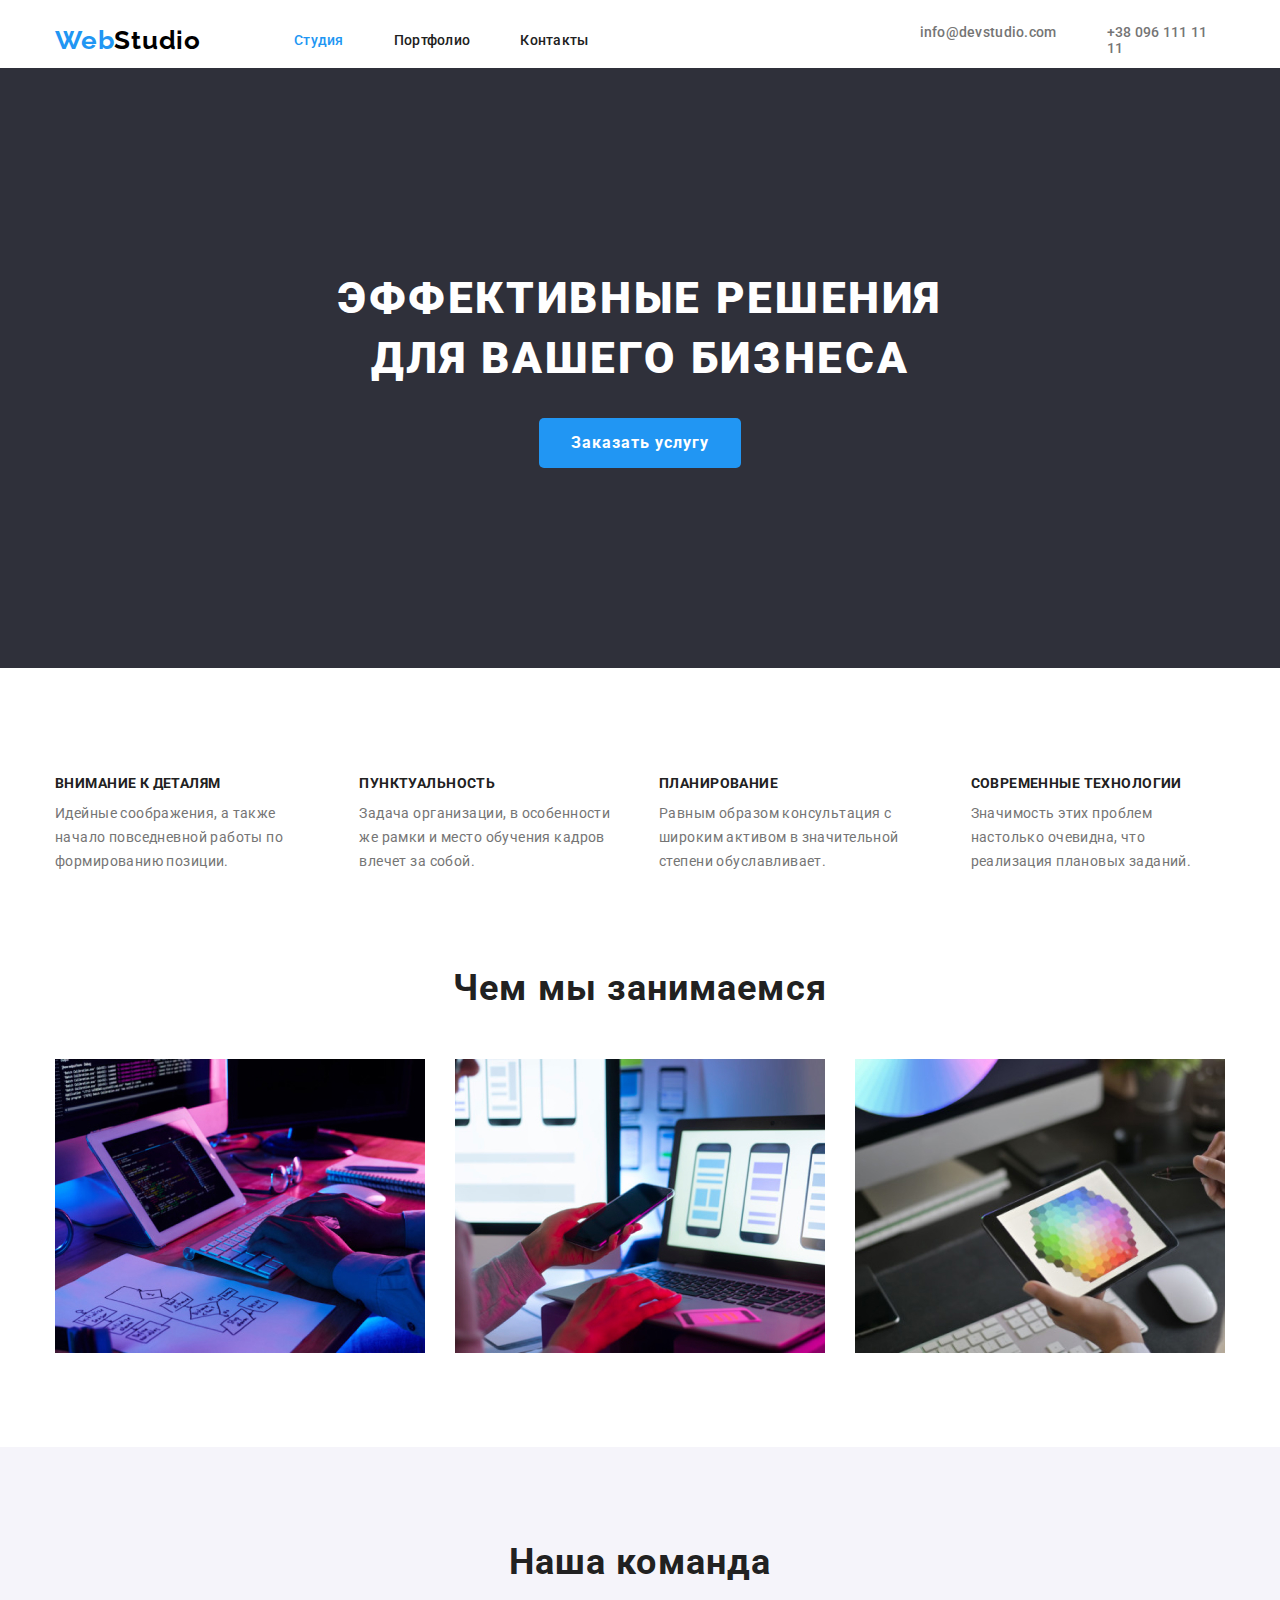
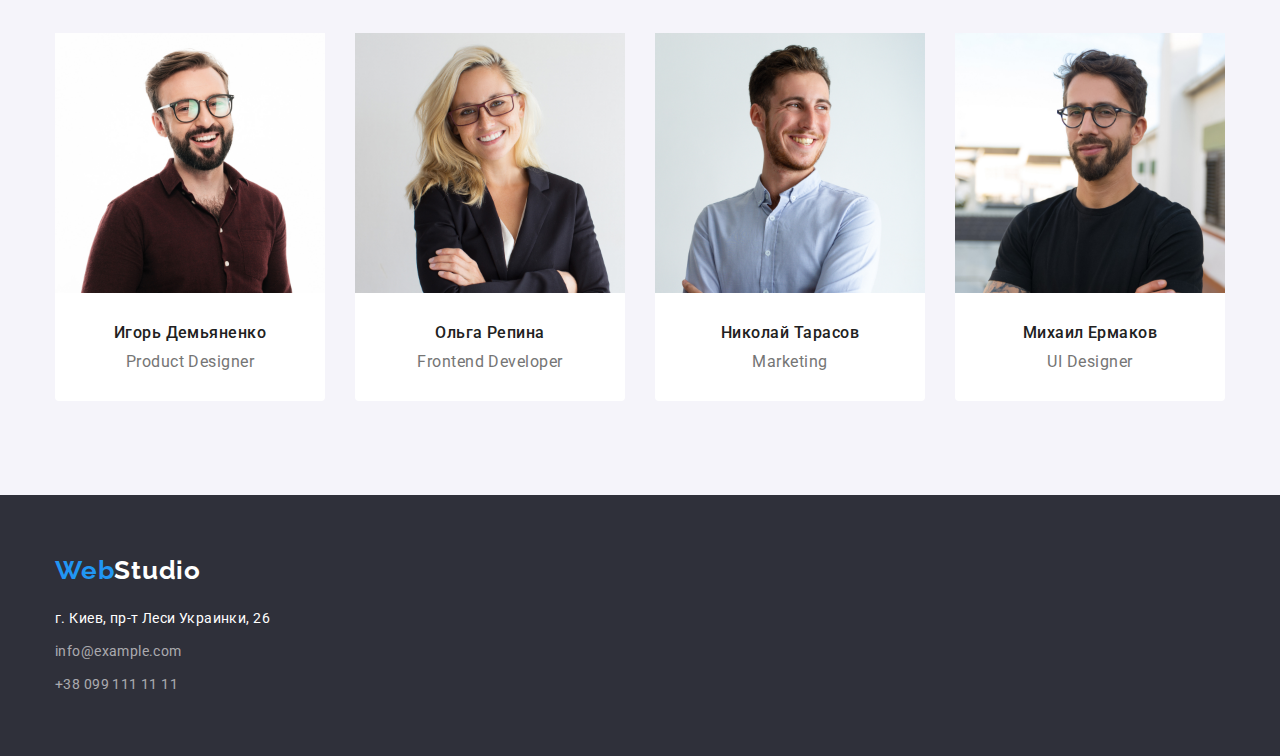
<file: index.html>
<!DOCTYPE html>
<html lang="ru">
  <head>
    <meta charset="UTF-8" />
    <meta name="viewport" content="width=device-width, initial-scale=1.0" />
    <title>Студия</title>
    <link rel="preconnect" href="https://fonts.gstatic.com" />
    <link
      href="https://fonts.googleapis.com/css2?family=Raleway:wght@400;700&family=Roboto:wght@400;500;700;900&display=swap"
      rel="stylesheet"
    />
    <link rel="stylesheet" href="./css/modern-normalize.css" />
    <link rel="stylesheet" href="./css/styles.css" />
  </head>
  <body>
    <!-- навигация в верху страницы-->
    <header>
      <div class="container">
        <nav class="nav-logo">
          <a href="./index.html" class="logo-link"
            ><span class="logo-link-part">Web</span>Studio</a
          >
          <ul class="nav-header">
            <li><a href="" class="nav-header-item current">Студия</a></li>
            <li>
              <a href="./portfolio.html" class="nav-header-item">Портфолио</a>
            </li>
            <li><a href="" class="nav-header-item">Контакты</a></li>
          </ul>
          <ul class="header-contacts">
            <li>
              <a href="mailto:info@devstudio.com" class="header-contacts-item"
                >info@devstudio.com</a
              >
            </li>
            <li>
              <a href="tel:+380961111111" class="header-contacts-item"
                >+38 096 111 11 11</a
              >
            </li>
          </ul>
        </nav>
      </div>
    </header>

    <main>
      <!-- заказать услугу -->
      <section class="tagline-section">
        <div class="container">
          <h1 class="tagline-section-title">
            Эффективные решения для вашего бизнеса
          </h1>
          <a href="" class="tagline-section-order">Заказать услугу</a>
        </div>
      </section>

      <!-- особенности (Наши преимущества) -->
      <section class="container advantages-section">
        <h2 class="visually-hidden">Наши преимущества</h2>
        <ul class="advantages-section-list">
          <li>
            <h3 class="advantages-section-title">Внимание к деталям</h3>
            <p class="advantages-section-text">
              Идейные соображения, а также начало повседневной работы по
              формированию позиции.
            </p>
          </li>
          <li>
            <h3 class="advantages-section-title">Пунктуальность</h3>
            <p class="advantages-section-text">
              Задача организации, в особенности же рамки и место обучения кадров
              влечет за собой.
            </p>
          </li>
          <li>
            <h3 class="advantages-section-title">Планирование</h3>
            <p class="advantages-section-text">
              Равным образом консультация с широким активом в значительной
              степени обуславливает.
            </p>
          </li>
          <li>
            <h3 class="advantages-section-title">Современные технологии</h3>
            <p class="advantages-section-text">
              Значимость этих проблем настолько очевидна, что реализация
              плановых заданий.
            </p>
          </li>
        </ul>
      </section>

      <!-- чем мы занимаемся -->
      <section class="busy-section container">
        <h2 class="section-title">Чем мы занимаемся</h2>
        <ul class="busy-section-list">
          <li>
            <img src="./images/pc-graph.jpg" alt="Разработка" width="370" />
          </li>
          <li>
            <img src="./images/mob-pc.jpg" alt="Приложения" width="370" />
          </li>
          <li>
            <img src="./images/pocket-color.jpg" alt="Дизайн" width="370" />
          </li>
        </ul>
      </section>

      <!-- наша команда -->
      <section class="team-section">
        <div class="container">
          <h2 class="section-title">Наша команда</h2>
          <ul>
            <li class="team-section-item">
              <img
                src="./images/idemyanenko.jpg"
                alt="Игорь Демьяненко"
                width="270"
              />
              <div class="team-section-text">
                <h3 class="team-section-name">Игорь Демьяненко</h3>
                <p class="team-section-position">Product Designer</p>
              </div>
            </li>
            <li class="team-section-item">
              <img src="./images/orepina.jpg" alt="Ольга Репина" width="270" />
              <div class="team-section-text">
                <h3 class="team-section-name">Ольга Репина</h3>
                <p class="team-section-position">Frontend Developer</p>
              </div>
            </li>
            <li class="team-section-item">
              <img
                src="./images/ntarasov.jpg"
                alt="Николай Тарасов"
                width="270"
              />
              <div class="team-section-text">
                <h3 class="team-section-name">Николай Тарасов</h3>
                <p class="team-section-position">Marketing</p>
              </div>
            </li>
            <li class="team-section-item">
              <img
                src="./images/mermakov.jpg"
                alt="Михаил Ермаков"
                width="270"
              />
              <div class="team-section-text">
                <h3 class="team-section-name">Михаил Ермаков</h3>
                <p class="team-section-position">UI Designer</p>
              </div>
            </li>
          </ul>
        </div>
      </section>
    </main>

    <!-- footer -->
    <footer class="footer">
      <div class="container">
        <a href="./index.html" class="logo-link-footer"
          ><span class="logo-link-part">Web</span>Studio</a
        >
        <address class="footer-address">
          <p class="footer-location-text">г. Киев, пр-т Леси Украинки, 26</p>
          <a href="mailto:info@example.com" class="footer-contacts"
            >info@example.com</a
          >
          <a href="tel:+380991111111" class="footer-contacts"
            >+38 099 111 11 11</a
          >
        </address>
      </div>
    </footer>
  </body>
</html>
</file>
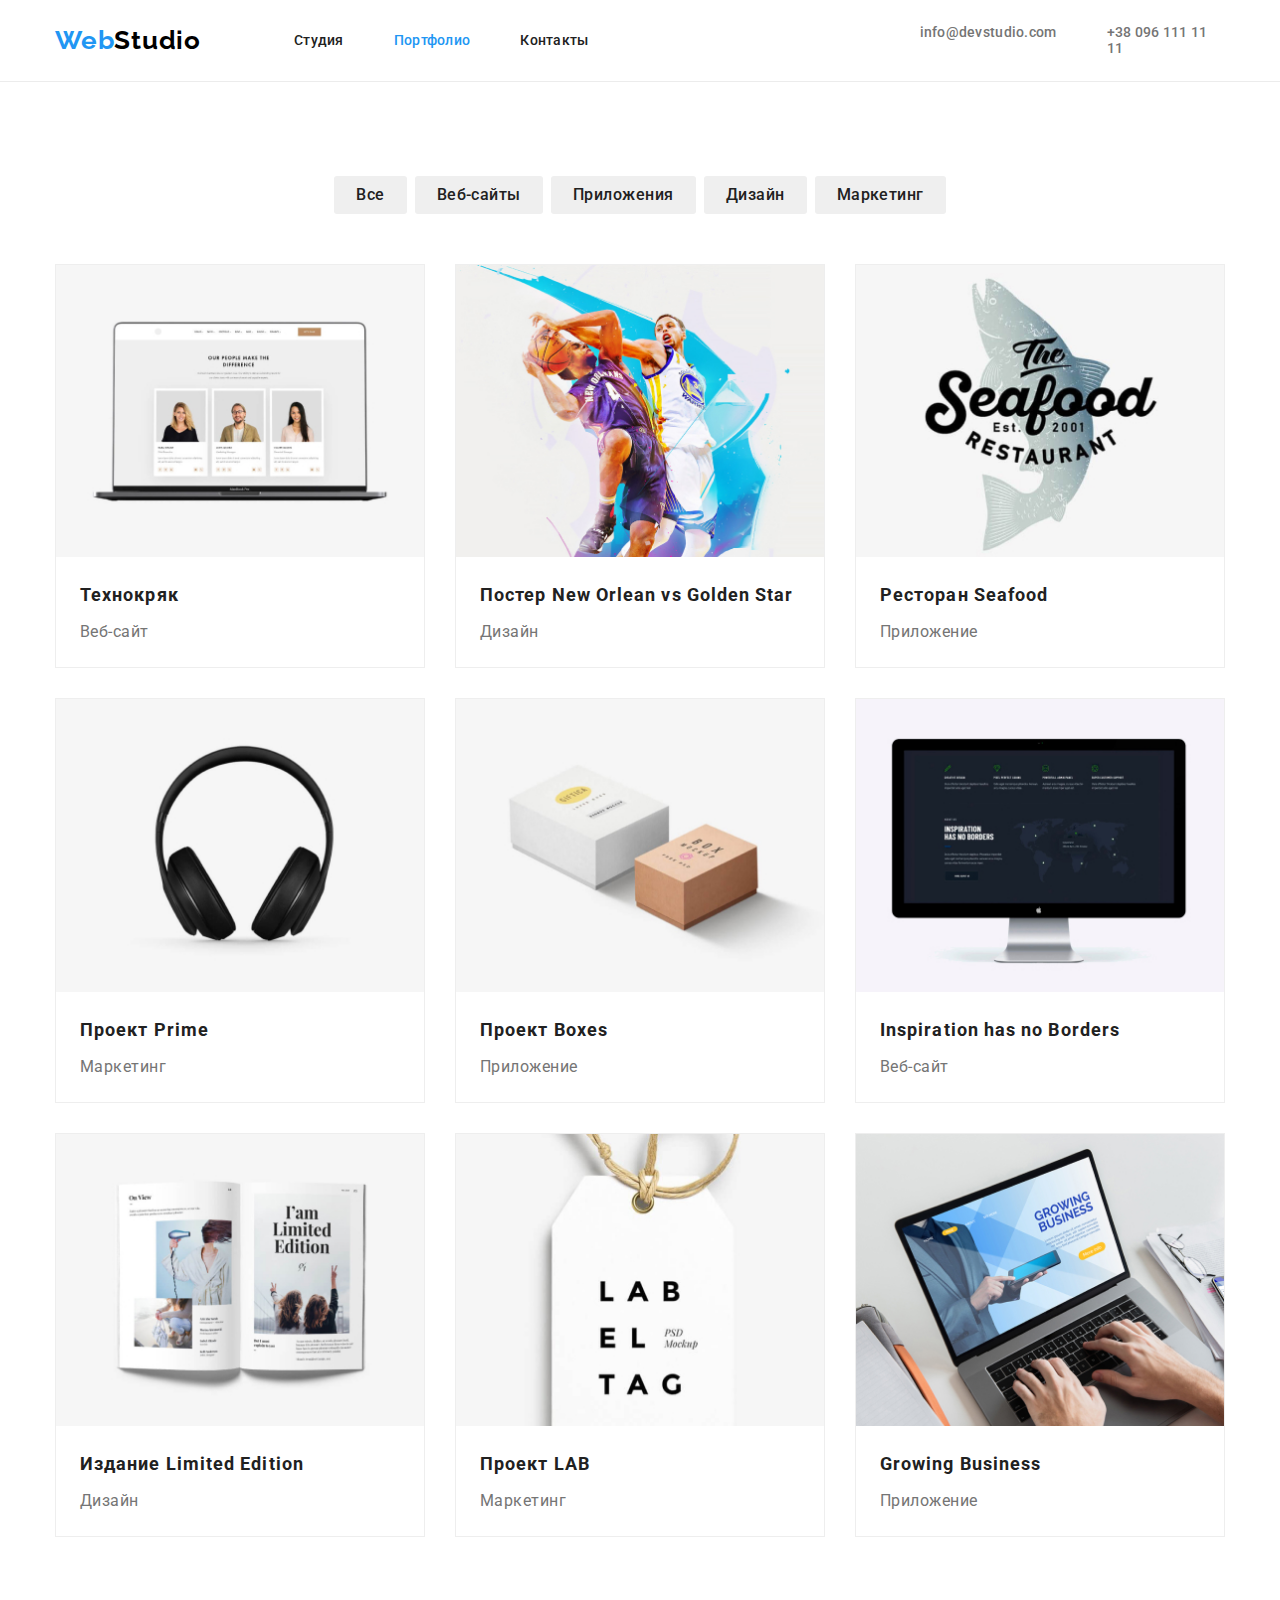
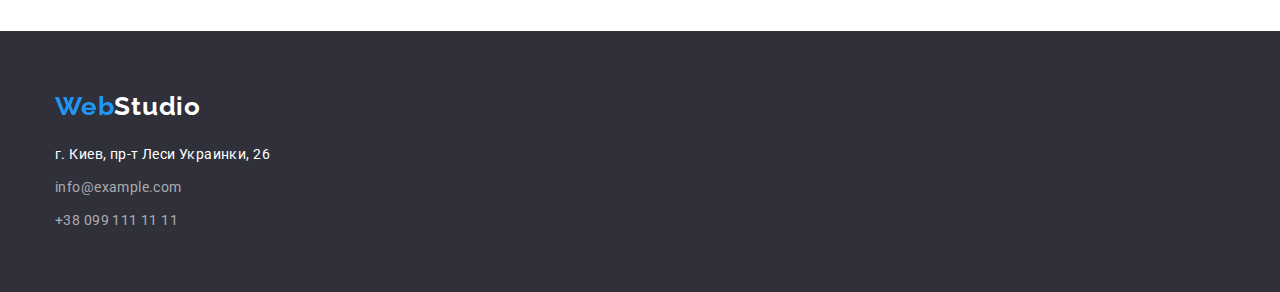
<file: portfolio.html>
<!DOCTYPE html>
<html lang="en">
  <head>
    <meta charset="UTF-8" />
    <meta http-equiv="X-UA-Compatible" content="IE=edge" />
    <meta name="viewport" content="width=device-width, initial-scale=1.0" />
    <title>Портфолио</title>
    <link rel="preconnect" href="https://fonts.gstatic.com" />
    <link
      href="https://fonts.googleapis.com/css2?family=Raleway:wght@400;700&family=Roboto:wght@400;500;700;900&display=swap"
      rel="stylesheet"
    />
    <link rel="stylesheet" href="./css/modern-normalize.css" />
    <link rel="stylesheet" href="./css/styles.css" />
  </head>
  <body>
    <!-- навигация в верху страницы, такая же шапка, как на главной (студия) -->
    <header class="portfolio-header">
      <div class="container">
        <nav class="nav-logo portfolio-nav-logo">
          <a href="./index.html" class="logo-link"
            ><span class="logo-link-part">Web</span>Studio</a
          >
          <ul class="nav-header">
            <li><a href="./index.html" class="nav-header-item">Студия</a></li>
            <li>
              <a href="" class="nav-header-item current">Портфолио</a>
            </li>
            <li><a href="" class="nav-header-item">Контакты</a></li>
          </ul>
          <ul class="header-contacts">
            <li>
              <a href="mailto:info@devstudio.com" class="header-contacts-item"
                >info@devstudio.com</a
              >
            </li>
            <li>
              <a href="tel:+380961111111" class="header-contacts-item"
                >+38 096 111 11 11</a
              >
            </li>
          </ul>
        </nav>
      </div>
    </header>

    <main>
      <h1 class="visually-hidden">Примеры работ</h1>
      <!-- кнопки фильтр примеров работ -->
      <section class="portfolio container">
        <ul class="portfolio-button-list">
          <li><button type="button" class="works-button">Все</button></li>
          <li>
            <button type="button" class="works-button">Веб-сайты</button>
          </li>
          <li>
            <button type="button" class="works-button">Приложения</button>
          </li>
          <li><button type="button" class="works-button">Дизайн</button></li>
          <li>
            <button type="button" class="works-button">Маркетинг</button>
          </li>
        </ul>
        <!-- карточки примеров работ -->
        <ul class="card-set">
          <li class="card-set-item">
            <img src="./images/technocryak.jpg" alt="Технокряк" width="370" />
            <div class="card-set-text">
              <h2 class="works-cart-title">Технокряк</h2>
              <p class="works-cart-text">Веб-сайт</p>
            </div>
          </li>
          <li class="card-set-item">
            <img
              src="./images/neworleangoldenstar.jpg"
              alt="Постер New Orlean vs Golden Star"
              width="370"
            />
            <div class="card-set-text">
              <h2 class="works-cart-title">Постер New Orlean vs Golden Star</h2>
              <p class="works-cart-text">Дизайн</p>
            </div>
          </li>
          <li class="card-set-item">
            <img
              src="./images/seafood.jpg"
              alt="Ресторан Seafood"
              width="370"
            />
            <div class="card-set-text">
              <h2 class="works-cart-title">Ресторан Seafood</h2>
              <p class="works-cart-text">Приложение</p>
            </div>
          </li>
          <li class="card-set-item">
            <img src="./images/prime.jpg" alt="Проект Prime" width="370" />
            <div class="card-set-text">
              <h2 class="works-cart-title">Проект Prime</h2>
              <p class="works-cart-text">Маркетинг</p>
            </div>
          </li>
          <li class="card-set-item">
            <img src="./images/boxes.jpg" alt="Проект Boxes" width="370" />
            <div class="card-set-text">
              <h2 class="works-cart-title">Проект Boxes</h2>
              <p class="works-cart-text">Приложение</p>
            </div>
          </li>
          <li class="card-set-item">
            <img
              src="./images/inspirationhasnoborders.jpg"
              alt="Inspiration has no Borders"
              width="370"
            />
            <div class="card-set-text">
              <h2 class="works-cart-title">Inspiration has no Borders</h2>
              <p class="works-cart-text">Веб-сайт</p>
            </div>
          </li>
          <li class="card-set-item">
            <img
              src="./images/limitededition.jpg"
              alt="Издание Limited Edition"
              width="370"
            />
            <div class="card-set-text">
              <h2 class="works-cart-title">Издание Limited Edition</h2>
              <p class="works-cart-text">Дизайн</p>
            </div>
          </li>
          <li class="card-set-item">
            <img src="./images/lab.jpg" alt="Проект LAB" width="370" />
            <div class="card-set-text">
              <h2 class="works-cart-title">Проект LAB</h2>
              <p class="works-cart-text">Маркетинг</p>
            </div>
          </li>
          <li class="card-set-item">
            <img
              src="./images/growingbusiness.jpg"
              alt="Growing Business"
              width="370"
            />
            <div class="card-set-text">
              <h2 class="works-cart-title">Growing Business</h2>
              <p class="works-cart-text">Приложение</p>
            </div>
          </li>
        </ul>
      </section>
    </main>

    <!-- footer -->
    <footer class="footer">
      <div class="container">
        <a href="./index.html" class="logo-link-footer"
          ><span class="logo-link-part">Web</span>Studio</a
        >
        <address class="footer-address">
          <p class="footer-location-text">г. Киев, пр-т Леси Украинки, 26</p>
          <a href="mailto:info@example.com" class="footer-contacts"
            >info@example.com</a
          >
          <a href="tel:+380991111111" class="footer-contacts"
            >+38 099 111 11 11</a
          >
        </address>
      </div>
    </footer>
  </body>
</html>
</file>
<file: css/styles.css>
:root {
  --brand-color: rgba(33, 150, 243, 1);
  --text-blue-color: rgba(33, 150, 243, 1);
  --text-white-color: rgba(255, 255, 255, 1);
  --text-logo-color: rgba(0, 0, 0, 1);
  --text-bold-color: rgba(33, 33, 33, 1);
  --text-main-color: rgba(117, 117, 117, 1);
  --link-hover-color: rgba(33, 150, 243, 1);
  --link-footer-color: rgba(255, 255, 255, 0.6);
  --background-dark: rgba(47, 48, 58, 1);
  --background-light: rgba(245, 244, 250, 1);
  --background-white: rgba(255, 255, 255, 1);

  --card-set-gap: 30px;
}

body {
  font-family: 'Roboto', sans-serif;
  /* font-family: 'Raleway', sans-serif; */
}

h1,
h2,
h3,
h4,
h5,
h6,
p {
  margin: 0;
}

img {
  display: block;
  max-width: 100%;
  height: auto;
}

/* ---COMMON--- */

.section-title {
  font-weight: bold;
  font-size: 36px;
  line-height: 42px;
  text-align: center;
  letter-spacing: 0.03em;
  color: var(--text-bold-color);
}

.nav-header-item.current {
  color: var(--link-hover-color);
}

.visually-hidden {
  position: absolute;
  width: 1px;
  height: 1px;
  margin: -1px;
  border: 0;
  padding: 0;
  white-space: nowrap;
  clip-path: inset(100%);
  clip: rect(0 0 0 0);
  overflow: hidden;
}

/* CONTAINER */
.container {
  width: 1200px;
  padding-left: 15px;
  padding-right: 15px;

  margin-left: auto;
  margin-right: auto;

  /* outline: 1px solid tomato; */
}

/* ---INDEX.HTML--- */

/* HEADER */

.nav-logo,
.nav-header,
.header-contacts {
  display: flex;
}

.nav-logo {
  justify-content: space-between;
  align-items: center;

  padding-top: 24px;
  padding-bottom: 12px;
}

.nav-logo .logo-link {
  font-family: 'Raleway', sans-serif;
  font-weight: bold;
  font-size: 26px;
  line-height: 31px;
  letter-spacing: 0.03em;
  color: var(--text-logo-color);
}

.logo-link {
  margin-right: 93px;
}

.logo-link-part {
  color: var(--brand-color);
}

.nav-header {
  font-weight: 500;
  font-size: 14px;
  line-height: 16px;
  letter-spacing: 0.02em;
}

.nav-header li:not(:first-child) {
  margin-left: 50px;
}

.nav-header-item {
  padding-top: 32px;
  padding-bottom: 19px;

  color: var(--text-bold-color);
}

.nav-header-item:hover,
.nav-header-item:focus {
  color: var(--link-hover-color);
}

.header-contacts {
  font-weight: 500;
  font-size: 14px;
  line-height: 16px;
  letter-spacing: 0.02em;
}

.header-contacts {
  margin-left: 331px;
}

.header-contacts li:last-child {
  margin-left: 50px;
}

.header-contacts-item {
  color: var(--text-main-color);
}

.header-contacts-item:hover,
.header-contacts-item:focus {
  color: var(--link-hover-color);
}

/* СЕКЦИЯ ЗАКАЗАТЬ УСЛУГУ */

.tagline-section {
  background-color: var(--background-dark);
  text-align: center;
}

.tagline-section-title {
  padding-top: 200px;
  width: 696px;
  margin-left: auto;
  margin-right: auto;

  font-weight: 900;
  font-size: 44px;
  line-height: 60px;
  /* or 136% */

  letter-spacing: 0.06em;
  text-transform: uppercase;
  color: var(--text-white-color);
}

.tagline-section-order {
  display: inline-block;
  margin-top: 30px;
  margin-bottom: 200px;
  padding: 10px 32px;

  font-weight: bold;
  font-size: 16px;
  line-height: 30px;
  /* identical to box height, or 187% */

  /* text-align: center; */
  letter-spacing: 0.06em;
  color: var(--text-white-color);
  background: var(--brand-color);
  border-radius: 5px;
}

.advantages-section {
  padding-top: 107px;
}

.container.advantages-section ul {
  display: flex;
  justify-content: space-between;
}

.advantages-section-list {
  /* padding-bottom: 94px; */
}

.advantages-section-list li:not(:last-child) {
  margin-right: 30px;
}

.advantages-section-title {
  font-weight: bold;
  font-size: 14px;
  line-height: 16px;
  letter-spacing: 0.03em;
  text-transform: uppercase;
  color: var(--text-bold-color);
}

.advantages-section-text {
  margin-top: 10px;

  font-size: 14px;
  line-height: 24px;
  /* or 171% */
  letter-spacing: 0.03em;
  color: var(--text-main-color);
}

.busy-section .section-title {
  margin-bottom: 50px;
}

.busy-section {
  padding-top: 94px;
  padding-bottom: 94px;
}

.busy-section-list {
  display: flex;
  justify-content: space-between;
}

.busy-section-list li:not(:last-child) {
  margin-right: 30px;
}

.team-section {
  background-color: var(--background-light);
}

.team-section .section-title {
  margin-bottom: 50px;
  padding-top: 94px;
}

.team-section ul {
  display: flex;

  padding-bottom: 94px;
}

.team-section-item {
  border-bottom-left-radius: 4px;
  border-bottom-right-radius: 4px;

  background-color: var(--background-white);
}

.team-section-item:not(:last-child) {
  margin-right: 30px;
}

.team-section-text {
  padding: 30px;
}

.team-section-name {
  font-weight: 500;
  font-size: 16px;
  line-height: 19px;
  /* identical to box height */
  text-align: center;
  letter-spacing: 0.03em;
  color: var(--text-bold-color);
}

.team-section-position {
  margin-top: 10px;

  font-weight: normal;
  font-size: 16px;
  line-height: 19px;
  /* identical to box height */
  text-align: center;
  letter-spacing: 0.03em;
  color: var(--text-main-color);
}

.footer {
  background-color: var(--background-dark);
}

.footer .container {
  padding-top: 60px;
  padding-bottom: 60px;
}

.logo-link-footer {
  font-family: 'Raleway', sans-serif;
  font-weight: bold;
  font-size: 26px;
  line-height: 31px;
  letter-spacing: 0.03em;
  color: var(--text-white-color);
}

.footer-address {
  margin-top: 20px;
}

.footer-location-text {
  font-weight: normal;
  font-size: 14px;
  line-height: 24px;
  /* or 171% */
  letter-spacing: 0.03em;
  color: var(--text-white-color);
}

.footer-contacts {
  display: block;
  margin-top: 9px;

  font-weight: normal;
  font-size: 14px;
  line-height: 24px;
  /* or 171% */
  letter-spacing: 0.03em;
  color: var(--link-footer-color);
}

.footer-contacts:hover,
.footer-contacts:focus {
  color: var(--link-hover-color);
}

/* ---PORTFOLIO.HTML--- */

.portfolio-header {
  border-bottom: 1px solid #ececec;
}

.nav-logo.portfolio-nav-logo {
  padding-bottom: 25px;
}

.portfolio.container {
  padding-top: 94px;
  padding-bottom: 94px;
}

.portfolio-button-list > li:not(:last-child) {
  margin-right: 8px;
}

.portfolio-button-list {
  display: flex;
  justify-content: center;

  margin-bottom: 50px;
}

.works-button {
  display: block;
  padding: 6px 22px;

  font-weight: 500;
  font-size: 16px;
  line-height: 26px;
  /* identical to box height, or 162% */
  text-align: center;
  letter-spacing: 0.03em;

  color: var(--text-bold-color);
  border: none;
  border-radius: 3px;
}

.works-button:hover,
.works-button:focus {
  color: var(--text-white-color);
  background-color: var(--link-hover-color);
}

/* --- CARDS GRID --- */

.card-set {
  display: flex;
  flex-wrap: wrap;
  margin-left: calc(-1 * var(--card-set-gap));
  margin-top: calc(-1 * var(--card-set-gap));
}

.card-set > .card-set-item {
  flex-basis: calc(100% / 3 - var(--card-set-gap));
  margin-left: var(--card-set-gap);
  margin-top: var(--card-set-gap);
}

.card-set-item {
  border: 1px solid #eeeeee;
}

.card-set-text {
  padding: 20px 24px;
}

.works-cart-title {
  margin-bottom: 4px;

  font-weight: bold;
  font-size: 18px;
  line-height: 36px;
  /* identical to box height, or 200% */
  letter-spacing: 0.06em;

  color: var(--text-bold-color);
}

.works-cart-text {
  font-weight: normal;
  font-size: 16px;
  line-height: 30px;
  /* identical to box height, or 187% */
  letter-spacing: 0.03em;

  color: var(--text-main-color);
}
</file>
